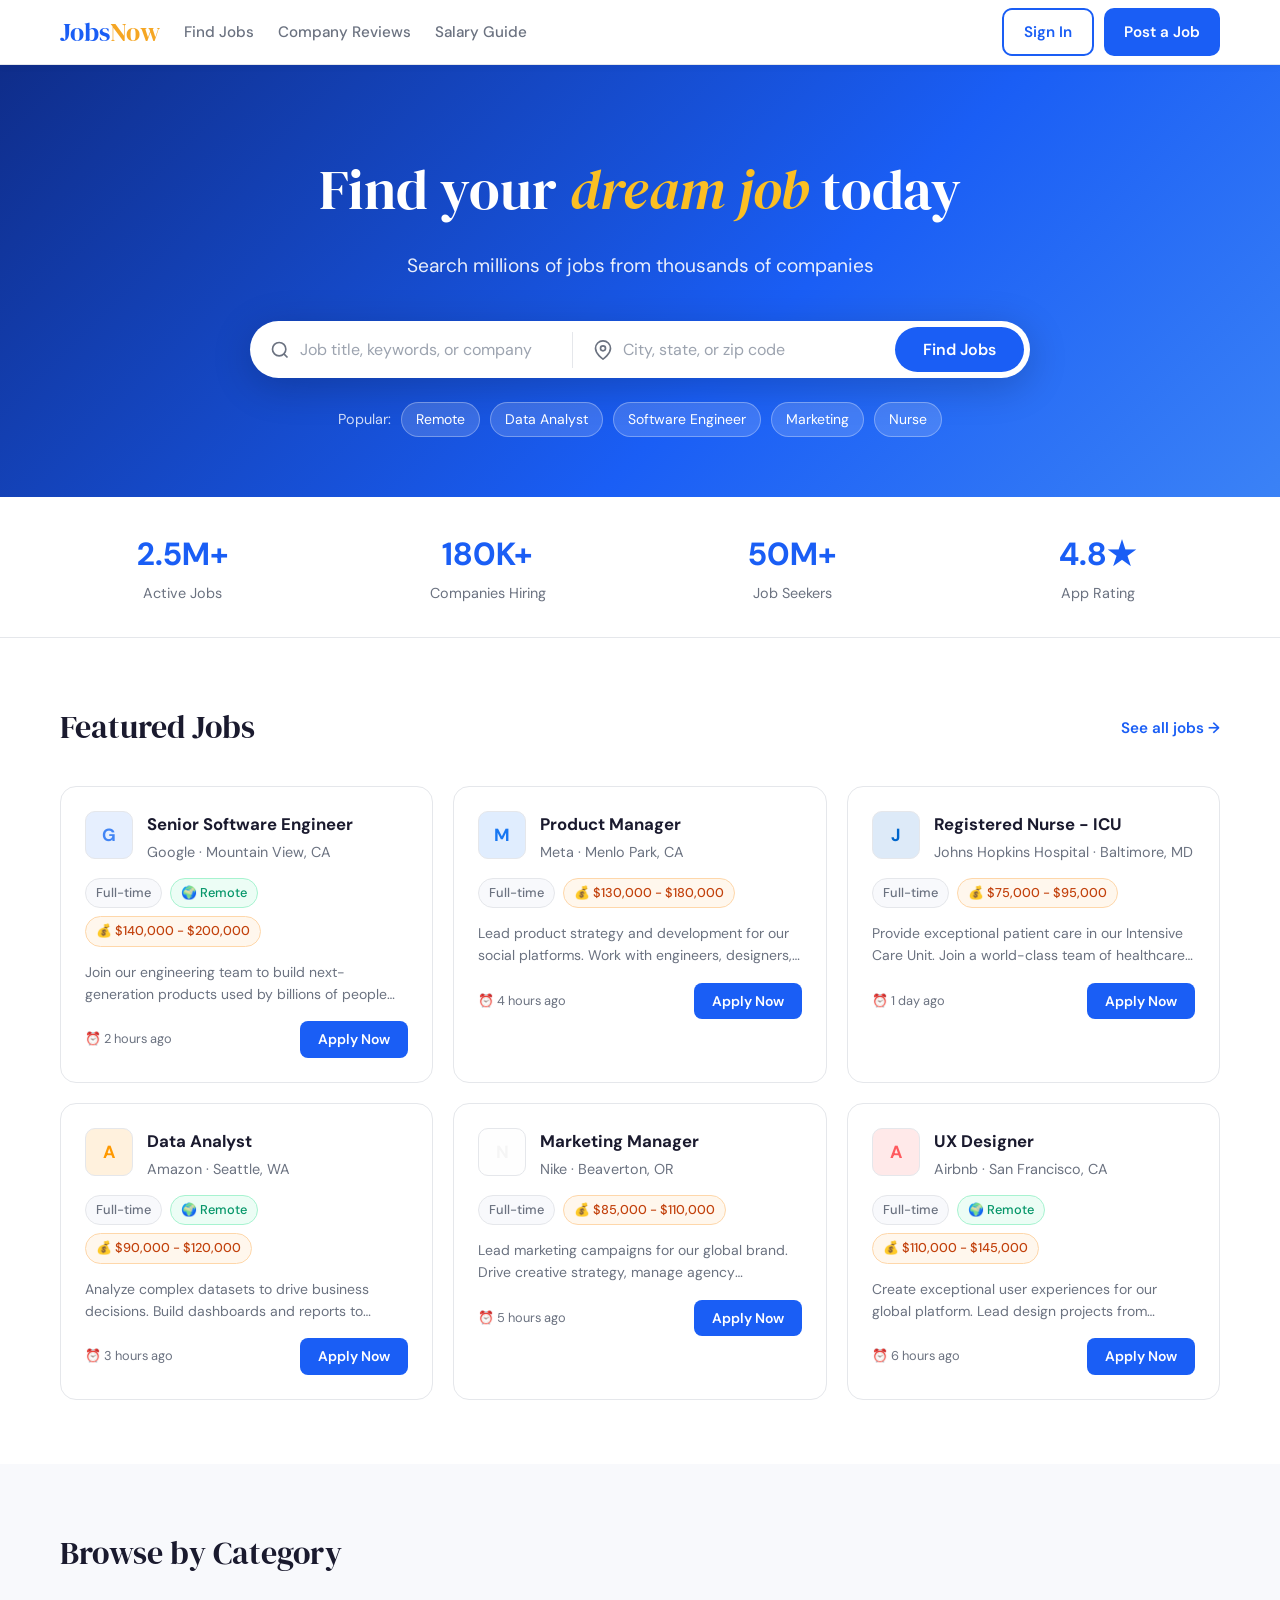
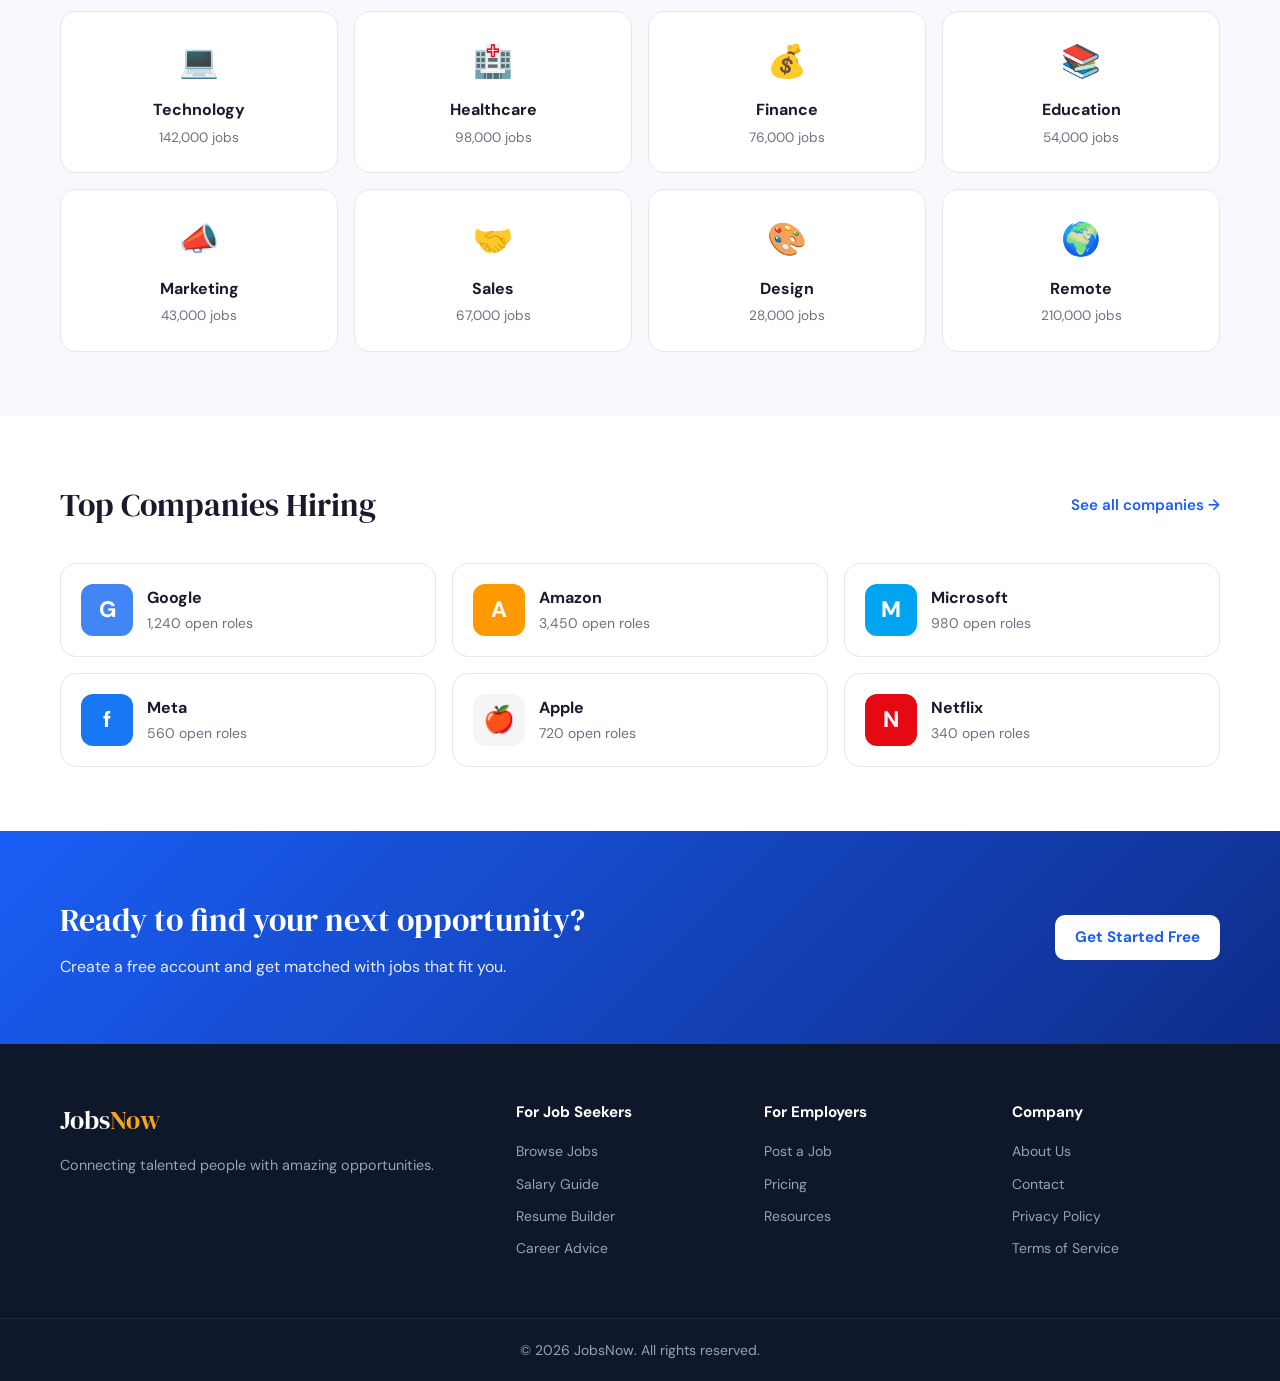
<file: index.html>
<!DOCTYPE html>
<html lang="en">
<head>
  <meta charset="UTF-8" />
  <meta name="viewport" content="width=device-width, initial-scale=1.0"/>
  <title>JobsNow — Find Your Next Job</title>
  <link rel="stylesheet" href="style.css"/>
  <link href="https://fonts.googleapis.com/css2?family=DM+Sans:wght@400;500;600;700&family=DM+Serif+Display&display=swap" rel="stylesheet"/>
</head>
<body>

<!-- HEADER -->
<header class="header">
  <div class="container header-inner">
    <a href="index.html" class="logo">Jobs<span>Now</span></a>
    <nav class="nav">
      <a href="index.html">Find Jobs</a>
      <a href="company-reviews.html">Company Reviews</a>
      <a href="salary.html">Salary Guide</a>
    </nav>
    <div class="header-actions">
      <a href="signin.html" class="btn btn-outline">Sign In</a>
      <a href="register.html" class="btn btn-primary">Post a Job</a>
    </div>
  </div>
</header>

<!-- HERO -->
<section class="hero">
  <div class="container">
    <h1>Find your <em>dream job</em> today</h1>
    <p class="hero-sub">Search millions of jobs from thousands of companies</p>

    <form class="search-box" action="jobs.html" method="get">
      <div class="search-field">
        <svg viewBox="0 0 24 24" fill="none" stroke="currentColor" stroke-width="2"><circle cx="11" cy="11" r="8"/><path d="m21 21-4.35-4.35"/></svg>
        <input type="text" name="q" placeholder="Job title, keywords, or company" />
      </div>
      <div class="search-divider"></div>
      <div class="search-field">
        <svg viewBox="0 0 24 24" fill="none" stroke="currentColor" stroke-width="2"><path d="M21 10c0 7-9 13-9 13s-9-6-9-13a9 9 0 0 1 18 0z"/><circle cx="12" cy="10" r="3"/></svg>
        <input type="text" name="loc" placeholder="City, state, or zip code" />
      </div>
      <button type="submit" class="btn btn-search">Find Jobs</button>
    </form>

    <div class="popular-searches">
      <span>Popular:</span>
      <a href="jobs.html?q=remote">Remote</a>
      <a href="jobs.html?q=data+analyst">Data Analyst</a>
      <a href="jobs.html?q=software+engineer">Software Engineer</a>
      <a href="jobs.html?q=marketing">Marketing</a>
      <a href="jobs.html?q=nurse">Nurse</a>
    </div>
  </div>
</section>

<!-- STATS -->
<section class="stats">
  <div class="container stats-grid">
    <div class="stat-item">
      <strong>2.5M+</strong>
      <span>Active Jobs</span>
    </div>
    <div class="stat-item">
      <strong>180K+</strong>
      <span>Companies Hiring</span>
    </div>
    <div class="stat-item">
      <strong>50M+</strong>
      <span>Job Seekers</span>
    </div>
    <div class="stat-item">
      <strong>4.8★</strong>
      <span>App Rating</span>
    </div>
  </div>
</section>

<!-- FEATURED JOBS -->
<section class="section">
  <div class="container">
    <div class="section-header">
      <h2>Featured Jobs</h2>
      <a href="jobs.html" class="see-all">See all jobs →</a>
    </div>
    <div class="jobs-grid" id="featuredJobs"></div>
  </div>
</section>

<!-- CATEGORIES -->
<section class="section bg-light">
  <div class="container">
    <h2 class="section-title">Browse by Category</h2>
    <div class="categories-grid">
      <a href="jobs.html?cat=technology" class="category-card">
        <div class="cat-icon">💻</div>
        <div class="cat-name">Technology</div>
        <div class="cat-count">142,000 jobs</div>
      </a>
      <a href="jobs.html?cat=healthcare" class="category-card">
        <div class="cat-icon">🏥</div>
        <div class="cat-name">Healthcare</div>
        <div class="cat-count">98,000 jobs</div>
      </a>
      <a href="jobs.html?cat=finance" class="category-card">
        <div class="cat-icon">💰</div>
        <div class="cat-name">Finance</div>
        <div class="cat-count">76,000 jobs</div>
      </a>
      <a href="jobs.html?cat=education" class="category-card">
        <div class="cat-icon">📚</div>
        <div class="cat-name">Education</div>
        <div class="cat-count">54,000 jobs</div>
      </a>
      <a href="jobs.html?cat=marketing" class="category-card">
        <div class="cat-icon">📣</div>
        <div class="cat-name">Marketing</div>
        <div class="cat-count">43,000 jobs</div>
      </a>
      <a href="jobs.html?cat=sales" class="category-card">
        <div class="cat-icon">🤝</div>
        <div class="cat-name">Sales</div>
        <div class="cat-count">67,000 jobs</div>
      </a>
      <a href="jobs.html?cat=design" class="category-card">
        <div class="cat-icon">🎨</div>
        <div class="cat-name">Design</div>
        <div class="cat-count">28,000 jobs</div>
      </a>
      <a href="jobs.html?cat=remote" class="category-card">
        <div class="cat-icon">🌍</div>
        <div class="cat-name">Remote</div>
        <div class="cat-count">210,000 jobs</div>
      </a>
    </div>
  </div>
</section>

<!-- TOP COMPANIES -->
<section class="section">
  <div class="container">
    <div class="section-header">
      <h2>Top Companies Hiring</h2>
      <a href="companies.html" class="see-all">See all companies →</a>
    </div>
    <div class="companies-grid">
      <a href="company.html?name=google" class="company-card">
        <div class="company-logo">G</div>
        <div class="company-info">
          <strong>Google</strong>
          <span>1,240 open roles</span>
        </div>
      </a>
      <a href="company.html?name=amazon" class="company-card">
        <div class="company-logo amazon">A</div>
        <div class="company-info">
          <strong>Amazon</strong>
          <span>3,450 open roles</span>
        </div>
      </a>
      <a href="company.html?name=microsoft" class="company-card">
        <div class="company-logo ms">M</div>
        <div class="company-info">
          <strong>Microsoft</strong>
          <span>980 open roles</span>
        </div>
      </a>
      <a href="company.html?name=meta" class="company-card">
        <div class="company-logo meta">f</div>
        <div class="company-info">
          <strong>Meta</strong>
          <span>560 open roles</span>
        </div>
      </a>
      <a href="company.html?name=apple" class="company-card">
        <div class="company-logo apple">🍎</div>
        <div class="company-info">
          <strong>Apple</strong>
          <span>720 open roles</span>
        </div>
      </a>
      <a href="company.html?name=netflix" class="company-card">
        <div class="company-logo netflix">N</div>
        <div class="company-info">
          <strong>Netflix</strong>
          <span>340 open roles</span>
        </div>
      </a>
    </div>
  </div>
</section>

<!-- CTA -->
<section class="cta-section">
  <div class="container cta-inner">
    <div>
      <h2>Ready to find your next opportunity?</h2>
      <p>Create a free account and get matched with jobs that fit you.</p>
    </div>
    <a href="register.html" class="btn btn-white">Get Started Free</a>
  </div>
</section>

<!-- FOOTER -->
<footer class="footer">
  <div class="container footer-grid">
    <div class="footer-brand">
      <a href="index.html" class="logo">Jobs<span>Now</span></a>
      <p>Connecting talented people with amazing opportunities.</p>
    </div>
    <div class="footer-links">
      <h4>For Job Seekers</h4>
      <a href="jobs.html">Browse Jobs</a>
      <a href="salary.html">Salary Guide</a>
      <a href="resume.html">Resume Builder</a>
      <a href="career-advice.html">Career Advice</a>
    </div>
    <div class="footer-links">
      <h4>For Employers</h4>
      <a href="post-job.html">Post a Job</a>
      <a href="pricing.html">Pricing</a>
      <a href="employer-resources.html">Resources</a>
    </div>
    <div class="footer-links">
      <h4>Company</h4>
      <a href="about.html">About Us</a>
      <a href="contact.html">Contact</a>
      <a href="privacy.html">Privacy Policy</a>
      <a href="terms.html">Terms of Service</a>
    </div>
  </div>
  <div class="footer-bottom">
    <p>© 2026 JobsNow. All rights reserved.</p>
  </div>
</footer>

<script src="app.js"></script>
</body>
</html>
</file>
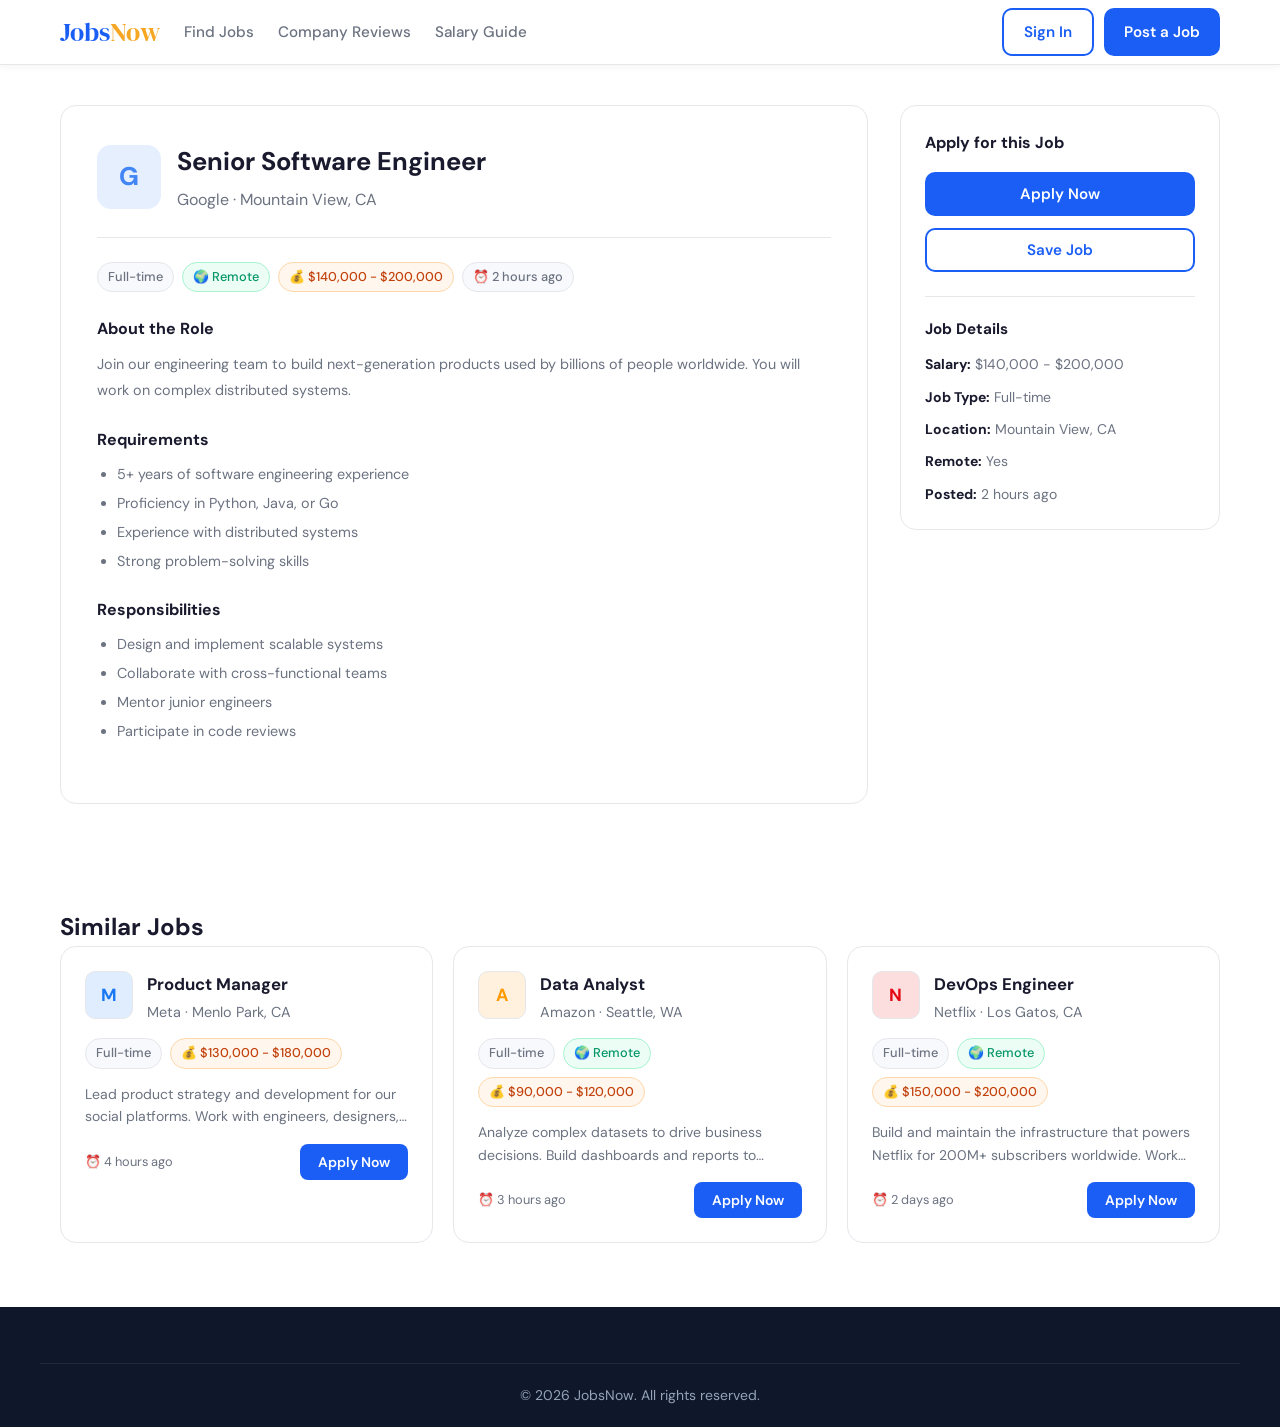
<file: job-detail.html>
<!DOCTYPE html>
<html lang="en">
<head>
  <meta charset="UTF-8"/>
  <meta name="viewport" content="width=device-width, initial-scale=1.0"/>
  <title>Job Detail — JobsNow</title>
  <link rel="stylesheet" href="style.css"/>
  <link href="https://fonts.googleapis.com/css2?family=DM+Sans:wght@400;500;600;700&family=DM+Serif+Display&display=swap" rel="stylesheet"/>
</head>
<body>

<header class="header">
  <div class="container header-inner">
    <a href="index.html" class="logo">Jobs<span>Now</span></a>
    <nav class="nav">
      <a href="jobs.html">Find Jobs</a>
      <a href="company-reviews.html">Company Reviews</a>
      <a href="salary.html">Salary Guide</a>
    </nav>
    <div class="header-actions">
      <a href="signin.html" class="btn btn-outline">Sign In</a>
      <a href="register.html" class="btn btn-primary">Post a Job</a>
    </div>
  </div>
</header>

<div class="job-detail-page container" id="jobDetailContent">
  <!-- Filled by JS -->
</div>

<!-- SIMILAR JOBS -->
<section class="section">
  <div class="container">
    <h2>Similar Jobs</h2>
    <div class="jobs-grid" id="similarJobs"></div>
  </div>
</section>

<footer class="footer">
  <div class="container footer-bottom">
    <p>© 2026 JobsNow. All rights reserved.</p>
  </div>
</footer>

<script src="app.js"></script>
<script>
  const params = new URLSearchParams(window.location.search);
  const jobId = parseInt(params.get('id') || '0');
  renderJobDetail(jobId);
  renderSimilarJobs(jobId);
</script>
</body>
</html>
</file>
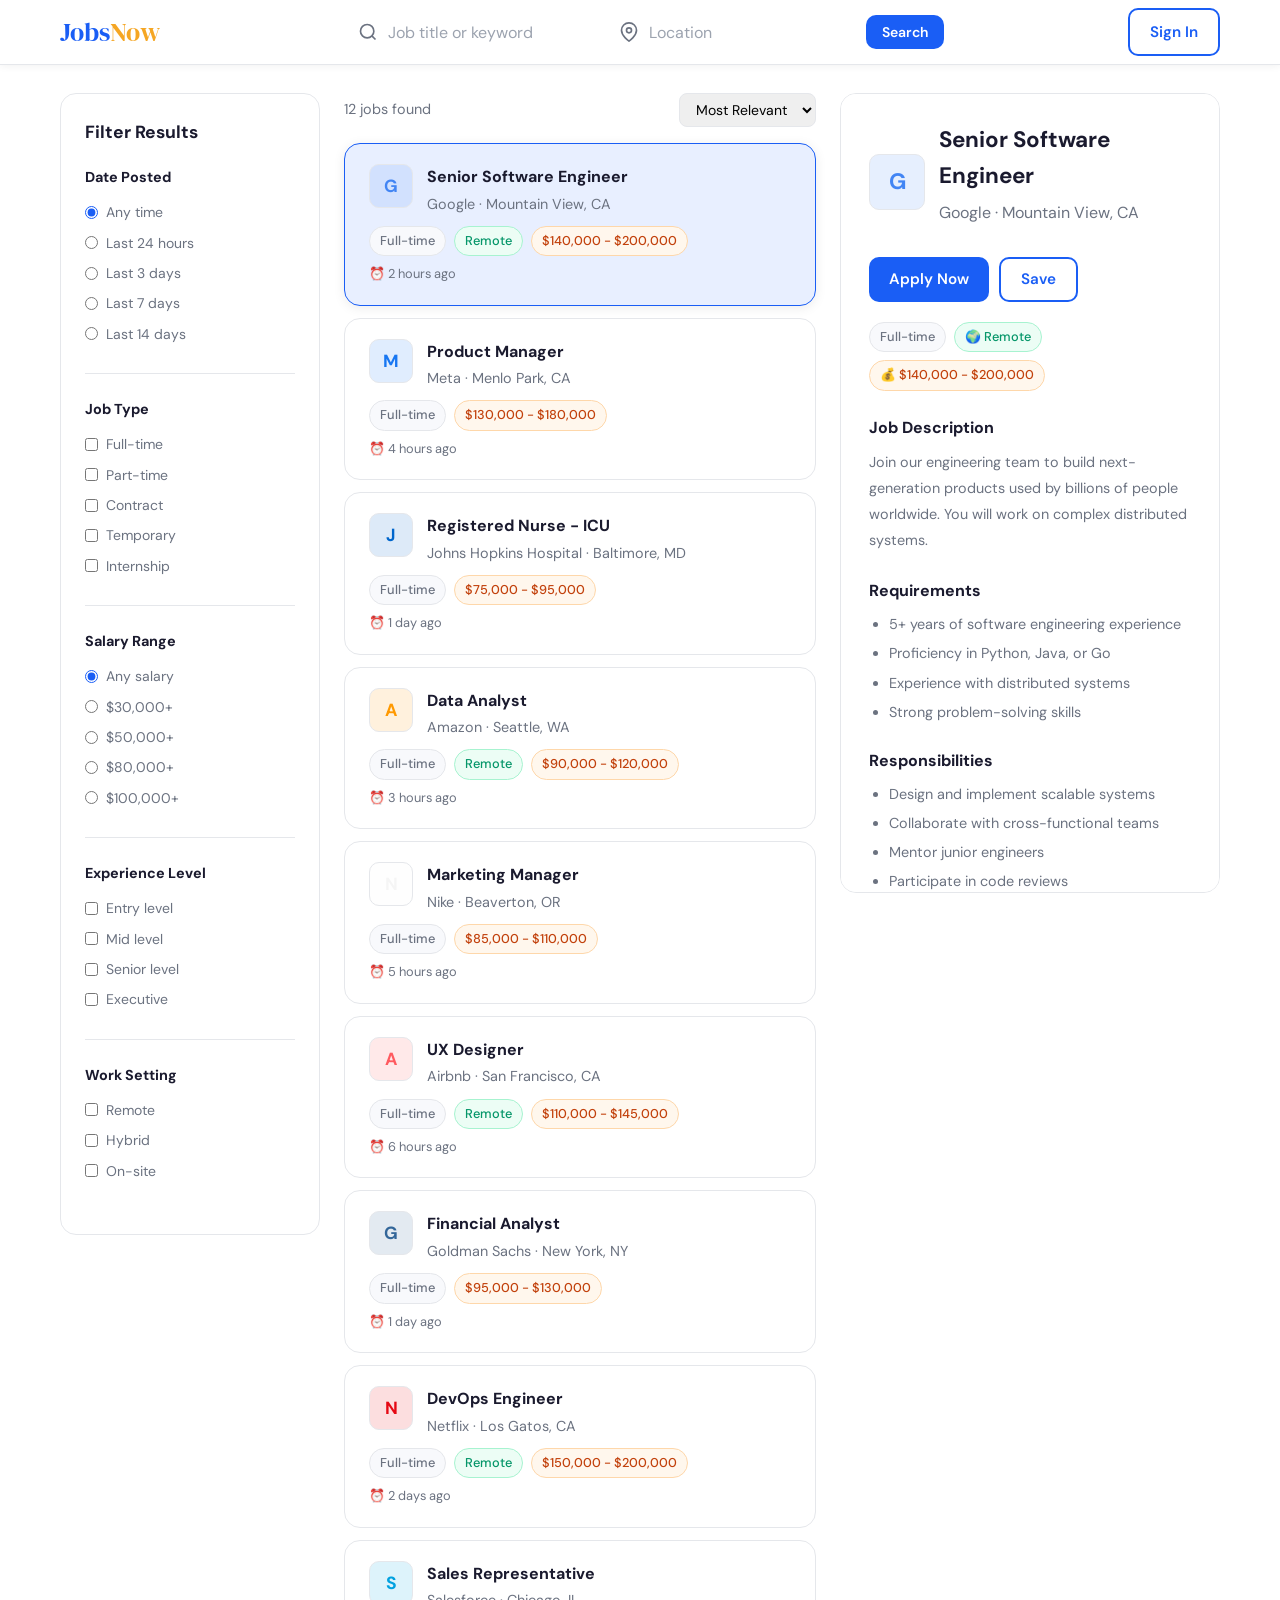
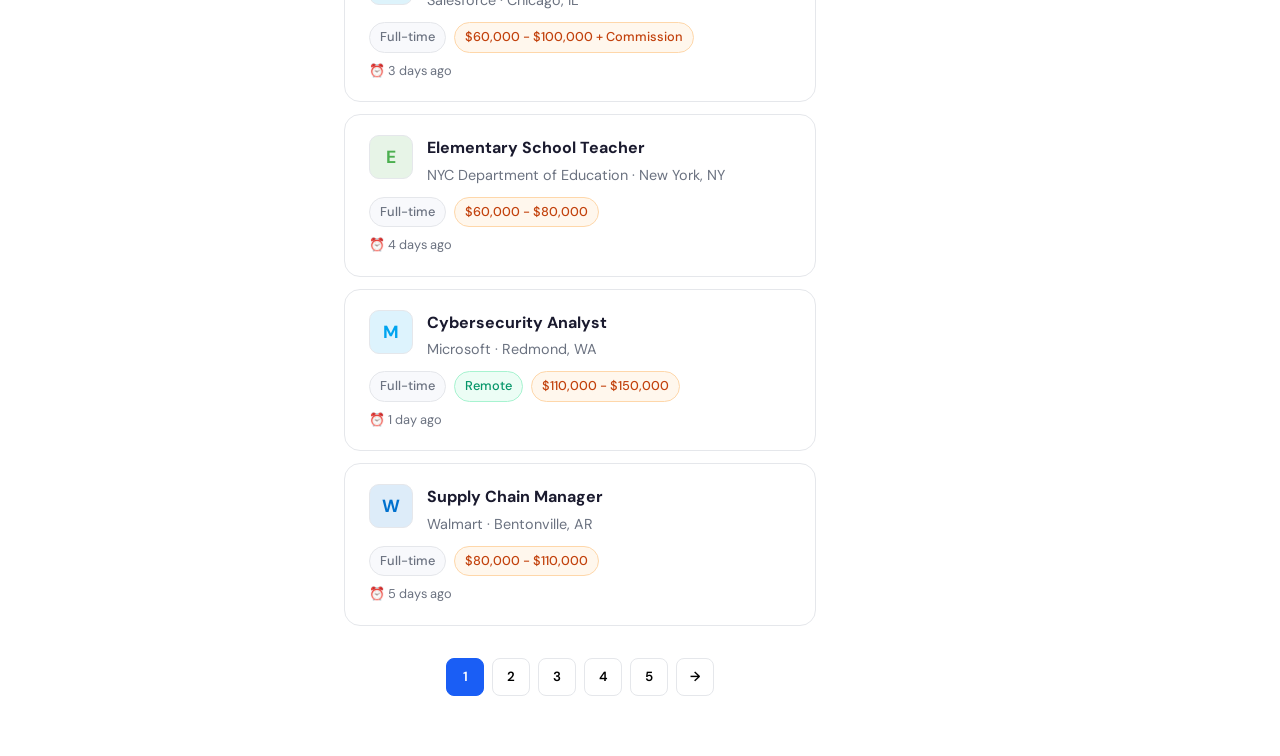
<file: jobs.html>
<!DOCTYPE html>
<html lang="en">
<head>
  <meta charset="UTF-8"/>
  <meta name="viewport" content="width=device-width, initial-scale=1.0"/>
  <title>Search Jobs — JobsNow</title>
  <link rel="stylesheet" href="style.css"/>
  <link href="https://fonts.googleapis.com/css2?family=DM+Sans:wght@400;500;600;700&family=DM+Serif+Display&display=swap" rel="stylesheet"/>
</head>
<body>

<header class="header">
  <div class="container header-inner">
    <a href="index.html" class="logo">Jobs<span>Now</span></a>
    <form class="header-search" action="jobs.html" method="get">
      <div class="search-field small">
        <svg viewBox="0 0 24 24" fill="none" stroke="currentColor" stroke-width="2"><circle cx="11" cy="11" r="8"/><path d="m21 21-4.35-4.35"/></svg>
        <input type="text" name="q" id="headerQ" placeholder="Job title or keyword"/>
      </div>
      <div class="search-field small">
        <svg viewBox="0 0 24 24" fill="none" stroke="currentColor" stroke-width="2"><path d="M21 10c0 7-9 13-9 13s-9-6-9-13a9 9 0 0 1 18 0z"/><circle cx="12" cy="10" r="3"/></svg>
        <input type="text" name="loc" id="headerLoc" placeholder="Location"/>
      </div>
      <button type="submit" class="btn btn-primary btn-sm">Search</button>
    </form>
    <div class="header-actions">
      <a href="signin.html" class="btn btn-outline">Sign In</a>
    </div>
  </div>
</header>

<div class="jobs-page container">

  <!-- FILTERS SIDEBAR -->
  <aside class="filters-sidebar">
    <h3>Filter Results</h3>

    <div class="filter-group">
      <h4>Date Posted</h4>
      <label><input type="radio" name="date" value="any" checked/> Any time</label>
      <label><input type="radio" name="date" value="1"/> Last 24 hours</label>
      <label><input type="radio" name="date" value="3"/> Last 3 days</label>
      <label><input type="radio" name="date" value="7"/> Last 7 days</label>
      <label><input type="radio" name="date" value="14"/> Last 14 days</label>
    </div>

    <div class="filter-group">
      <h4>Job Type</h4>
      <label><input type="checkbox" value="fulltime"/> Full-time</label>
      <label><input type="checkbox" value="parttime"/> Part-time</label>
      <label><input type="checkbox" value="contract"/> Contract</label>
      <label><input type="checkbox" value="temporary"/> Temporary</label>
      <label><input type="checkbox" value="internship"/> Internship</label>
    </div>

    <div class="filter-group">
      <h4>Salary Range</h4>
      <label><input type="radio" name="salary" value="any" checked/> Any salary</label>
      <label><input type="radio" name="salary" value="30k"/> $30,000+</label>
      <label><input type="radio" name="salary" value="50k"/> $50,000+</label>
      <label><input type="radio" name="salary" value="80k"/> $80,000+</label>
      <label><input type="radio" name="salary" value="100k"/> $100,000+</label>
    </div>

    <div class="filter-group">
      <h4>Experience Level</h4>
      <label><input type="checkbox" value="entry"/> Entry level</label>
      <label><input type="checkbox" value="mid"/> Mid level</label>
      <label><input type="checkbox" value="senior"/> Senior level</label>
      <label><input type="checkbox" value="executive"/> Executive</label>
    </div>

    <div class="filter-group">
      <h4>Work Setting</h4>
      <label><input type="checkbox" value="remote"/> Remote</label>
      <label><input type="checkbox" value="hybrid"/> Hybrid</label>
      <label><input type="checkbox" value="onsite"/> On-site</label>
    </div>
  </aside>

  <!-- JOB RESULTS -->
  <main class="jobs-results">
    <div class="results-header">
      <p id="resultsCount">Loading jobs...</p>
      <select class="sort-select" id="sortSelect">
        <option value="relevance">Most Relevant</option>
        <option value="date">Date Posted</option>
        <option value="salary">Salary</option>
      </select>
    </div>

    <div id="jobsList" class="jobs-list"></div>

    <div class="pagination" id="pagination"></div>
  </main>

  <!-- JOB DETAIL PANEL -->
  <aside class="job-detail-panel" id="jobDetailPanel">
    <div class="job-detail-placeholder">
      <svg viewBox="0 0 24 24" fill="none" stroke="currentColor" stroke-width="1.5" width="48" height="48"><rect x="2" y="7" width="20" height="14" rx="2"/><path d="M16 7V5a2 2 0 0 0-2-2h-4a2 2 0 0 0-2 2v2"/></svg>
      <p>Select a job to see details</p>
    </div>
  </aside>

</div>

<script src="app.js"></script>
<script>
  // Pre-fill search from URL params
  const params = new URLSearchParams(window.location.search);
  if (params.get('q')) document.getElementById('headerQ').value = params.get('q');
  if (params.get('loc')) document.getElementById('headerLoc').value = params.get('loc');
  renderJobsList(params.get('q') || '', params.get('loc') || '');
</script>
</body>
</html>
</file>
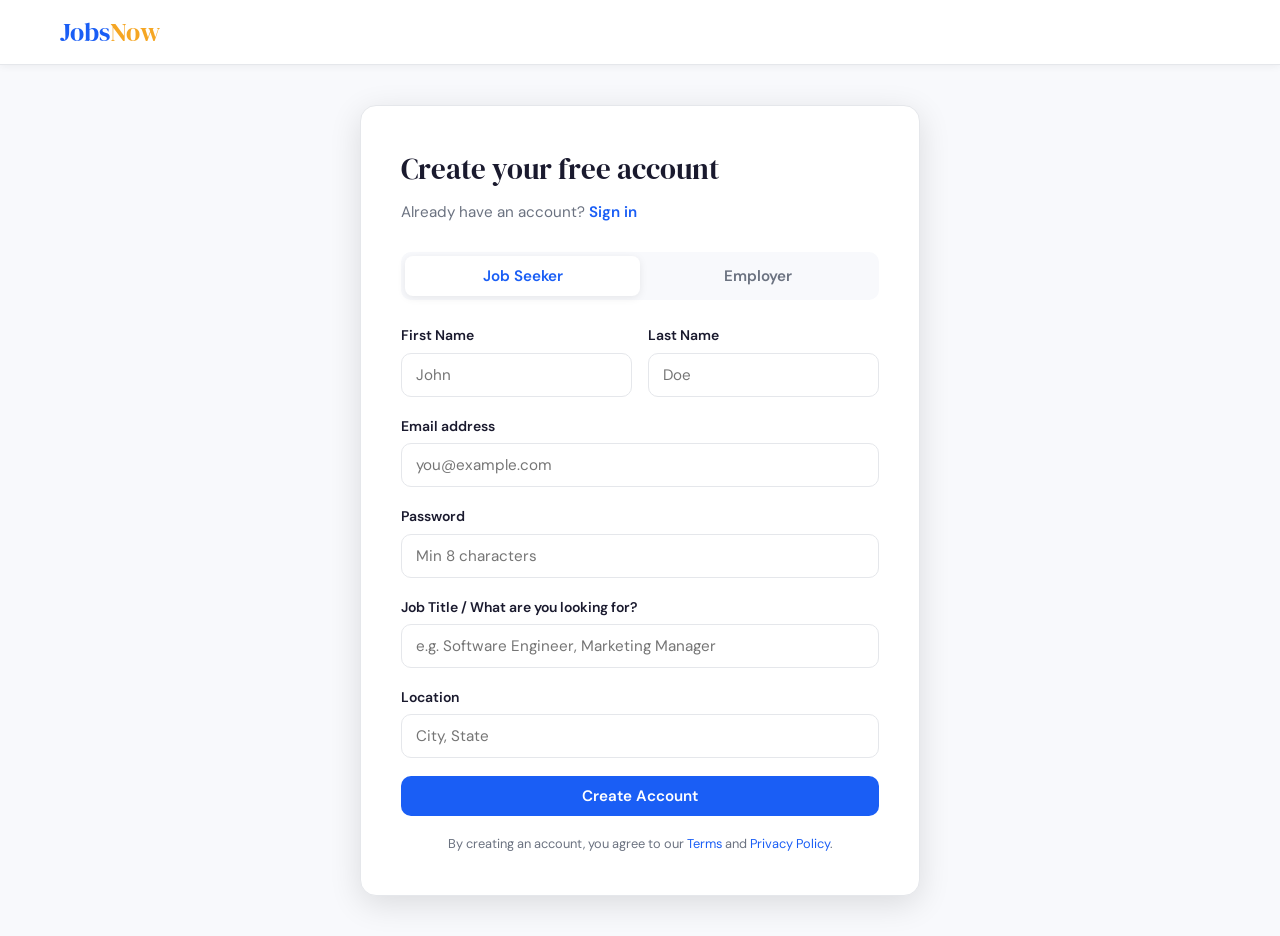
<file: register.html>
<!DOCTYPE html>
<html lang="en">
<head>
  <meta charset="UTF-8"/>
  <meta name="viewport" content="width=device-width, initial-scale=1.0"/>
  <title>Create Account — JobsNow</title>
  <link rel="stylesheet" href="style.css"/>
  <link href="https://fonts.googleapis.com/css2?family=DM+Sans:wght@400;500;600;700&family=DM+Serif+Display&display=swap" rel="stylesheet"/>
</head>
<body>
<header class="header">
  <div class="container header-inner">
    <a href="index.html" class="logo">Jobs<span>Now</span></a>
  </div>
</header>

<div class="auth-page">
  <div class="auth-card wide">
    <h2>Create your free account</h2>
    <p class="auth-sub">Already have an account? <a href="signin.html">Sign in</a></p>

    <div class="account-type-tabs">
      <button class="tab-btn active" onclick="switchTab('seeker', this)">Job Seeker</button>
      <button class="tab-btn" onclick="switchTab('employer', this)">Employer</button>
    </div>

    <form class="auth-form" id="seekerForm" onsubmit="return false;">
      <div class="form-row">
        <div class="form-group">
          <label>First Name</label>
          <input type="text" placeholder="John"/>
        </div>
        <div class="form-group">
          <label>Last Name</label>
          <input type="text" placeholder="Doe"/>
        </div>
      </div>
      <div class="form-group">
        <label>Email address</label>
        <input type="email" placeholder="you@example.com"/>
      </div>
      <div class="form-group">
        <label>Password</label>
        <input type="password" placeholder="Min 8 characters"/>
      </div>
      <div class="form-group">
        <label>Job Title / What are you looking for?</label>
        <input type="text" placeholder="e.g. Software Engineer, Marketing Manager"/>
      </div>
      <div class="form-group">
        <label>Location</label>
        <input type="text" placeholder="City, State"/>
      </div>
      <button class="btn btn-primary btn-full">Create Account</button>
      <p class="terms-text">By creating an account, you agree to our <a href="terms.html">Terms</a> and <a href="privacy.html">Privacy Policy</a>.</p>
    </form>

    <form class="auth-form hidden" id="employerForm" onsubmit="return false;">
      <div class="form-group">
        <label>Company Name</label>
        <input type="text" placeholder="Acme Corp"/>
      </div>
      <div class="form-group">
        <label>Work Email</label>
        <input type="email" placeholder="hr@company.com"/>
      </div>
      <div class="form-group">
        <label>Password</label>
        <input type="password" placeholder="Min 8 characters"/>
      </div>
      <div class="form-group">
        <label>Company Size</label>
        <select>
          <option>1–10 employees</option>
          <option>11–50 employees</option>
          <option>51–200 employees</option>
          <option>201–1000 employees</option>
          <option>1000+ employees</option>
        </select>
      </div>
      <button class="btn btn-primary btn-full">Create Employer Account</button>
    </form>
  </div>
</div>

<script src="app.js"></script>
<script>
function switchTab(type, el) {
  document.querySelectorAll('.tab-btn').forEach(b => b.classList.remove('active'));
  el.classList.add('active');
  document.getElementById('seekerForm').classList.toggle('hidden', type !== 'seeker');
  document.getElementById('employerForm').classList.toggle('hidden', type !== 'employer');
}
</script>
</body>
</html>
</file>
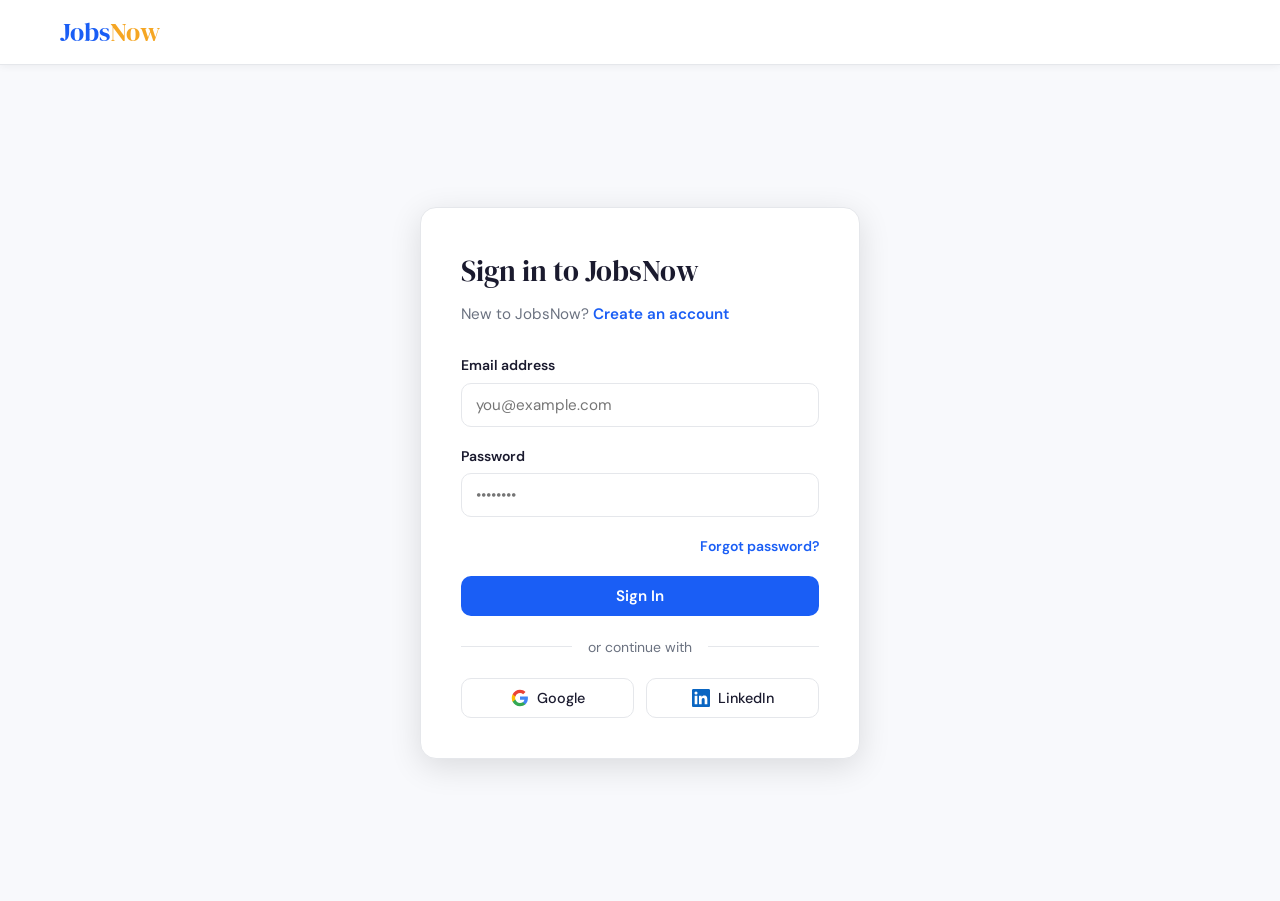
<file: signin.html>
<!DOCTYPE html>
<html lang="en">
<head>
  <meta charset="UTF-8"/>
  <meta name="viewport" content="width=device-width, initial-scale=1.0"/>
  <title>Sign In — JobsNow</title>
  <link rel="stylesheet" href="style.css"/>
  <link href="https://fonts.googleapis.com/css2?family=DM+Sans:wght@400;500;600;700&family=DM+Serif+Display&display=swap" rel="stylesheet"/>
</head>
<body>
<header class="header">
  <div class="container header-inner">
    <a href="index.html" class="logo">Jobs<span>Now</span></a>
  </div>
</header>

<div class="auth-page">
  <div class="auth-card">
    <h2>Sign in to JobsNow</h2>
    <p class="auth-sub">New to JobsNow? <a href="register.html">Create an account</a></p>

    <form class="auth-form" onsubmit="return false;">
      <div class="form-group">
        <label>Email address</label>
        <input type="email" placeholder="you@example.com"/>
      </div>
      <div class="form-group">
        <label>Password</label>
        <input type="password" placeholder="••••••••"/>
      </div>
      <a href="#" class="forgot-link">Forgot password?</a>
      <button class="btn btn-primary btn-full">Sign In</button>
    </form>

    <div class="auth-divider"><span>or continue with</span></div>

    <div class="social-buttons">
      <button class="btn btn-social">
        <svg viewBox="0 0 24 24" width="18" height="18"><path fill="#4285F4" d="M22.56 12.25c0-.78-.07-1.53-.2-2.25H12v4.26h5.92c-.26 1.37-1.04 2.53-2.21 3.31v2.77h3.57c2.08-1.92 3.28-4.74 3.28-8.09z"/><path fill="#34A853" d="M12 23c2.97 0 5.46-.98 7.28-2.66l-3.57-2.77c-.98.66-2.23 1.06-3.71 1.06-2.86 0-5.29-1.93-6.16-4.53H2.18v2.84C3.99 20.53 7.7 23 12 23z"/><path fill="#FBBC05" d="M5.84 14.09c-.22-.66-.35-1.36-.35-2.09s.13-1.43.35-2.09V7.07H2.18C1.43 8.55 1 10.22 1 12s.43 3.45 1.18 4.93l2.85-2.22.81-.62z"/><path fill="#EA4335" d="M12 5.38c1.62 0 3.06.56 4.21 1.64l3.15-3.15C17.45 2.09 14.97 1 12 1 7.7 1 3.99 3.47 2.18 7.07l3.66 2.84c.87-2.6 3.3-4.53 6.16-4.53z"/></svg>
        Google
      </button>
      <button class="btn btn-social">
        <svg viewBox="0 0 24 24" width="18" height="18" fill="#0A66C2"><path d="M20.447 20.452h-3.554v-5.569c0-1.328-.027-3.037-1.852-3.037-1.853 0-2.136 1.445-2.136 2.939v5.667H9.351V9h3.414v1.561h.046c.477-.9 1.637-1.85 3.37-1.85 3.601 0 4.267 2.37 4.267 5.455v6.286zM5.337 7.433a2.062 2.062 0 0 1-2.063-2.065 2.064 2.064 0 1 1 2.063 2.065zm1.782 13.019H3.555V9h3.564v11.452zM22.225 0H1.771C.792 0 0 .774 0 1.729v20.542C0 23.227.792 24 1.771 24h20.451C23.2 24 24 23.227 24 22.271V1.729C24 .774 23.2 0 22.222 0h.003z"/></svg>
        LinkedIn
      </button>
    </div>
  </div>
</div>

<script src="app.js"></script>
</body>
</html>
</file>
<file: style.css>
/* ===== VARIABLES ===== */
:root {
  --primary: #1a5ef5;
  --primary-dark: #1449d4;
  --primary-light: #e8efff;
  --accent: #f5a623;
  --text: #1a1a2e;
  --text-muted: #6b7280;
  --border: #e5e7eb;
  --bg: #ffffff;
  --bg-light: #f8f9fc;
  --shadow: 0 2px 12px rgba(0,0,0,0.08);
  --shadow-lg: 0 8px 32px rgba(0,0,0,0.12);
  --radius: 10px;
  --radius-lg: 16px;
}

/* ===== RESET ===== */
*, *::before, *::after { box-sizing: border-box; margin: 0; padding: 0; }
body { font-family: 'DM Sans', sans-serif; color: var(--text); background: var(--bg); line-height: 1.6; }
a { color: inherit; text-decoration: none; }
img { max-width: 100%; }

/* ===== UTILS ===== */
.container { max-width: 1200px; margin: 0 auto; padding: 0 20px; }
.hidden { display: none !important; }
.bg-light { background: var(--bg-light); }

/* ===== HEADER ===== */
.header {
  position: sticky; top: 0; z-index: 100;
  background: #fff; border-bottom: 1px solid var(--border);
  box-shadow: 0 1px 8px rgba(0,0,0,0.06);
}
.header-inner {
  display: flex; align-items: center; gap: 24px;
  height: 64px;
}
.logo {
  font-family: 'DM Serif Display', serif;
  font-size: 1.6rem; font-weight: 400;
  color: var(--primary); white-space: nowrap;
}
.logo span { color: var(--accent); }
.nav { display: flex; gap: 24px; margin-right: auto; }
.nav a { font-size: 0.95rem; color: var(--text-muted); font-weight: 500; transition: color 0.2s; }
.nav a:hover { color: var(--primary); }
.header-actions { display: flex; gap: 10px; }
.header-search { display: flex; align-items: center; gap: 8px; flex: 1; max-width: 600px; margin: 0 auto; }

/* ===== BUTTONS ===== */
.btn {
  display: inline-flex; align-items: center; justify-content: center; gap: 8px;
  padding: 10px 20px; border-radius: var(--radius);
  font-family: 'DM Sans', sans-serif; font-size: 0.95rem; font-weight: 600;
  cursor: pointer; border: none; transition: all 0.2s; white-space: nowrap;
}
.btn-primary { background: var(--primary); color: #fff; }
.btn-primary:hover { background: var(--primary-dark); transform: translateY(-1px); }
.btn-outline { background: transparent; color: var(--primary); border: 2px solid var(--primary); }
.btn-outline:hover { background: var(--primary-light); }
.btn-white { background: #fff; color: var(--primary); font-weight: 700; }
.btn-white:hover { background: #f0f4ff; }
.btn-search { background: var(--primary); color: #fff; padding: 12px 28px; border-radius: var(--radius); font-size: 1rem; font-weight: 600; border: none; cursor: pointer; white-space: nowrap; }
.btn-search:hover { background: var(--primary-dark); }
.btn-sm { padding: 8px 16px; font-size: 0.875rem; }
.btn-full { width: 100%; }
.btn-social {
  flex: 1; background: #fff; border: 1.5px solid var(--border);
  color: var(--text); font-size: 0.9rem; font-weight: 500;
  padding: 10px; border-radius: var(--radius); cursor: pointer;
  display: flex; align-items: center; justify-content: center; gap: 8px;
  transition: all 0.2s;
}
.btn-social:hover { border-color: var(--primary); background: var(--primary-light); }

/* ===== HERO ===== */
.hero {
  background: linear-gradient(135deg, #0f2d8a 0%, #1a5ef5 60%, #3b82f6 100%);
  padding: 80px 0 60px; color: #fff; text-align: center;
}
.hero h1 {
  font-family: 'DM Serif Display', serif;
  font-size: clamp(2rem, 5vw, 3.5rem); font-weight: 400; margin-bottom: 16px;
}
.hero h1 em { font-style: italic; color: #fbbf24; }
.hero-sub { font-size: 1.2rem; opacity: 0.9; margin-bottom: 40px; }

.search-box {
  display: flex; align-items: center;
  background: #fff; border-radius: 50px;
  box-shadow: 0 8px 40px rgba(0,0,0,0.2);
  max-width: 780px; margin: 0 auto 24px; overflow: hidden; padding: 6px 6px 6px 0;
}
.search-field {
  display: flex; align-items: center; gap: 10px;
  padding: 10px 20px; flex: 1;
}
.search-field svg { width: 20px; height: 20px; color: var(--text-muted); flex-shrink: 0; }
.search-field input {
  border: none; outline: none; font-family: 'DM Sans', sans-serif;
  font-size: 1rem; color: var(--text); width: 100%; background: transparent;
}
.search-field input::placeholder { color: #9ca3af; }
.search-field.small { padding: 8px 14px; }
.search-divider { width: 1px; height: 36px; background: var(--border); flex-shrink: 0; }
.search-box .btn-search { border-radius: 44px; margin: 0; }

.popular-searches { display: flex; align-items: center; gap: 10px; justify-content: center; flex-wrap: wrap; }
.popular-searches span { font-size: 0.9rem; opacity: 0.8; }
.popular-searches a {
  background: rgba(255,255,255,0.15); color: #fff;
  padding: 5px 14px; border-radius: 20px; font-size: 0.875rem;
  transition: background 0.2s; border: 1px solid rgba(255,255,255,0.3);
}
.popular-searches a:hover { background: rgba(255,255,255,0.25); }

/* ===== STATS ===== */
.stats { background: #fff; border-bottom: 1px solid var(--border); }
.stats-grid {
  display: grid; grid-template-columns: repeat(4, 1fr);
  padding: 32px 0; gap: 20px;
}
.stat-item { text-align: center; }
.stat-item strong { display: block; font-size: 2rem; font-weight: 700; color: var(--primary); }
.stat-item span { font-size: 0.9rem; color: var(--text-muted); }

/* ===== SECTIONS ===== */
.section { padding: 64px 0; }
.section-header { display: flex; align-items: center; justify-content: space-between; margin-bottom: 32px; }
.section-header h2, .section-title {
  font-family: 'DM Serif Display', serif;
  font-size: 2rem; font-weight: 400;
}
.section-title { margin-bottom: 32px; }
.see-all { color: var(--primary); font-weight: 600; font-size: 0.95rem; }
.see-all:hover { text-decoration: underline; }

/* ===== JOB CARDS ===== */
.jobs-grid { display: grid; grid-template-columns: repeat(auto-fill, minmax(340px, 1fr)); gap: 20px; }

.job-card {
  background: #fff; border: 1.5px solid var(--border);
  border-radius: var(--radius-lg); padding: 24px;
  transition: all 0.2s; cursor: pointer;
}
.job-card:hover { border-color: var(--primary); box-shadow: var(--shadow-lg); transform: translateY(-2px); }
.job-card-header { display: flex; align-items: flex-start; gap: 14px; margin-bottom: 14px; }
.company-avatar {
  width: 48px; height: 48px; border-radius: 10px;
  background: var(--primary-light); display: flex; align-items: center;
  justify-content: center; font-weight: 700; font-size: 1.1rem;
  color: var(--primary); flex-shrink: 0; border: 1px solid var(--border);
}
.job-card-info { flex: 1; min-width: 0; }
.job-title { font-size: 1.05rem; font-weight: 700; color: var(--text); margin-bottom: 3px; white-space: nowrap; overflow: hidden; text-overflow: ellipsis; }
.job-company { font-size: 0.9rem; color: var(--text-muted); }
.job-meta { display: flex; flex-wrap: wrap; gap: 8px; margin-bottom: 14px; }
.job-tag {
  display: inline-flex; align-items: center; gap: 4px;
  padding: 4px 10px; border-radius: 20px;
  font-size: 0.8rem; font-weight: 500;
  background: var(--bg-light); color: var(--text-muted); border: 1px solid var(--border);
}
.job-tag.remote { background: #ecfdf5; color: #059669; border-color: #a7f3d0; }
.job-tag.salary { background: #fff7ed; color: #c2410c; border-color: #fed7aa; }
.job-desc { font-size: 0.875rem; color: var(--text-muted); line-height: 1.6; display: -webkit-box; -webkit-line-clamp: 2; -webkit-box-orient: vertical; overflow: hidden; margin-bottom: 16px; }
.job-footer { display: flex; align-items: center; justify-content: space-between; }
.job-date { font-size: 0.8rem; color: var(--text-muted); }
.apply-btn { padding: 7px 18px; font-size: 0.875rem; border-radius: 8px; }

/* ===== CATEGORIES ===== */
.categories-grid { display: grid; grid-template-columns: repeat(4, 1fr); gap: 16px; }
.category-card {
  background: #fff; border: 1.5px solid var(--border);
  border-radius: var(--radius-lg); padding: 24px 20px;
  text-align: center; transition: all 0.2s;
}
.category-card:hover { border-color: var(--primary); transform: translateY(-2px); box-shadow: var(--shadow); }
.cat-icon { font-size: 2rem; margin-bottom: 10px; }
.cat-name { font-weight: 700; font-size: 1rem; margin-bottom: 4px; }
.cat-count { font-size: 0.85rem; color: var(--text-muted); }

/* ===== COMPANIES ===== */
.companies-grid { display: grid; grid-template-columns: repeat(3, 1fr); gap: 16px; }
.company-card {
  display: flex; align-items: center; gap: 14px;
  background: #fff; border: 1.5px solid var(--border);
  border-radius: var(--radius-lg); padding: 20px;
  transition: all 0.2s;
}
.company-card:hover { border-color: var(--primary); box-shadow: var(--shadow); }
.company-logo {
  width: 52px; height: 52px; border-radius: 12px;
  background: #4285f4; color: #fff;
  display: flex; align-items: center; justify-content: center;
  font-size: 1.4rem; font-weight: 800; flex-shrink: 0;
}
.company-logo.amazon { background: #ff9900; }
.company-logo.ms { background: #00a4ef; }
.company-logo.meta { background: #1877f2; }
.company-logo.apple { background: #f5f5f7; font-size: 1.6rem; }
.company-logo.netflix { background: #e50914; }
.company-info strong { display: block; font-weight: 700; }
.company-info span { font-size: 0.875rem; color: var(--text-muted); }

/* ===== CTA ===== */
.cta-section {
  background: linear-gradient(135deg, #1a5ef5, #0f2d8a);
  padding: 64px 0; color: #fff;
}
.cta-inner { display: flex; align-items: center; justify-content: space-between; gap: 32px; }
.cta-inner h2 { font-family: 'DM Serif Display', serif; font-size: 2rem; font-weight: 400; margin-bottom: 8px; }
.cta-inner p { opacity: 0.9; }

/* ===== FOOTER ===== */
.footer { background: #0f172a; color: #94a3b8; padding: 56px 0 0; }
.footer-grid { display: grid; grid-template-columns: 2fr 1fr 1fr 1fr; gap: 40px; padding-bottom: 48px; }
.footer-brand .logo { color: #fff; }
.footer-brand p { margin-top: 12px; font-size: 0.9rem; line-height: 1.7; }
.footer-links h4 { color: #fff; font-size: 0.95rem; font-weight: 700; margin-bottom: 16px; }
.footer-links a { display: block; font-size: 0.875rem; margin-bottom: 10px; color: #94a3b8; transition: color 0.2s; }
.footer-links a:hover { color: #fff; }
.footer-bottom { border-top: 1px solid #1e293b; padding: 20px 0; text-align: center; font-size: 0.875rem; }

/* ===== JOBS PAGE ===== */
.jobs-page {
  display: grid; grid-template-columns: 260px 1fr 380px;
  gap: 24px; padding-top: 28px; padding-bottom: 60px; align-items: start;
}
.filters-sidebar { background: #fff; border: 1.5px solid var(--border); border-radius: var(--radius-lg); padding: 24px; position: sticky; top: 80px; }
.filters-sidebar h3 { font-size: 1.1rem; font-weight: 700; margin-bottom: 20px; }
.filter-group { margin-bottom: 24px; border-bottom: 1px solid var(--border); padding-bottom: 20px; }
.filter-group:last-child { border-bottom: none; margin-bottom: 0; }
.filter-group h4 { font-size: 0.9rem; font-weight: 700; margin-bottom: 12px; color: var(--text); }
.filter-group label { display: flex; align-items: center; gap: 8px; font-size: 0.875rem; color: var(--text-muted); margin-bottom: 8px; cursor: pointer; }
.filter-group label:hover { color: var(--text); }
.filter-group input[type="radio"], .filter-group input[type="checkbox"] { accent-color: var(--primary); }

.results-header { display: flex; align-items: center; justify-content: space-between; margin-bottom: 16px; }
.results-header p { font-size: 0.9rem; color: var(--text-muted); }
.sort-select { border: 1px solid var(--border); border-radius: 8px; padding: 6px 12px; font-family: 'DM Sans', sans-serif; font-size: 0.875rem; outline: none; }

.jobs-list { display: flex; flex-direction: column; gap: 12px; }
.job-list-item {
  background: #fff; border: 1.5px solid var(--border);
  border-radius: var(--radius-lg); padding: 20px 24px;
  cursor: pointer; transition: all 0.2s;
}
.job-list-item:hover, .job-list-item.active { border-color: var(--primary); box-shadow: var(--shadow); }
.job-list-item.active { background: var(--primary-light); }
.jli-header { display: flex; gap: 14px; align-items: flex-start; }
.jli-body { margin-top: 10px; }
.jli-footer { display: flex; gap: 8px; margin-top: 10px; flex-wrap: wrap; }

.job-detail-panel {
  background: #fff; border: 1.5px solid var(--border);
  border-radius: var(--radius-lg); padding: 28px;
  position: sticky; top: 80px; max-height: calc(100vh - 100px);
  overflow-y: auto;
}
.job-detail-placeholder { text-align: center; padding: 60px 20px; color: var(--text-muted); }
.job-detail-placeholder svg { display: block; margin: 0 auto 16px; }

.jd-header { margin-bottom: 24px; }
.jd-title { font-size: 1.4rem; font-weight: 700; margin-bottom: 6px; }
.jd-company { font-size: 1rem; color: var(--text-muted); margin-bottom: 16px; }
.jd-actions { display: flex; gap: 10px; margin-bottom: 20px; }
.jd-tags { display: flex; flex-wrap: wrap; gap: 8px; margin-bottom: 20px; }
.jd-section { margin-bottom: 24px; }
.jd-section h4 { font-weight: 700; margin-bottom: 10px; font-size: 1rem; }
.jd-section ul { padding-left: 20px; }
.jd-section li { font-size: 0.9rem; color: var(--text-muted); margin-bottom: 6px; line-height: 1.6; }
.jd-section p { font-size: 0.9rem; color: var(--text-muted); line-height: 1.8; }

.pagination { display: flex; gap: 8px; justify-content: center; margin-top: 32px; }
.page-btn {
  width: 38px; height: 38px; border-radius: 8px;
  border: 1.5px solid var(--border); background: #fff;
  font-family: 'DM Sans', sans-serif; font-weight: 600; cursor: pointer;
  display: flex; align-items: center; justify-content: center; transition: all 0.2s;
}
.page-btn:hover, .page-btn.active { background: var(--primary); color: #fff; border-color: var(--primary); }

/* ===== JOB DETAIL PAGE ===== */
.job-detail-page { padding: 40px 20px; display: grid; grid-template-columns: 1fr 320px; gap: 32px; align-items: start; }
.jdp-main { background: #fff; border: 1.5px solid var(--border); border-radius: var(--radius-lg); padding: 36px; }
.jdp-sidebar { background: #fff; border: 1.5px solid var(--border); border-radius: var(--radius-lg); padding: 24px; position: sticky; top: 80px; }
.jdp-company-header { display: flex; gap: 16px; align-items: center; margin-bottom: 24px; padding-bottom: 24px; border-bottom: 1px solid var(--border); }
.jdp-logo { width: 64px; height: 64px; border-radius: 14px; background: var(--primary-light); color: var(--primary); display: flex; align-items: center; justify-content: center; font-size: 1.6rem; font-weight: 800; }
.jdp-title { font-size: 1.6rem; font-weight: 700; margin-bottom: 4px; }

/* ===== AUTH PAGES ===== */
.auth-page { min-height: calc(100vh - 64px); display: flex; align-items: center; justify-content: center; background: var(--bg-light); padding: 40px 20px; }
.auth-card { background: #fff; border: 1.5px solid var(--border); border-radius: var(--radius-lg); padding: 40px; width: 100%; max-width: 440px; box-shadow: var(--shadow-lg); }
.auth-card.wide { max-width: 560px; }
.auth-card h2 { font-family: 'DM Serif Display', serif; font-size: 1.8rem; font-weight: 400; margin-bottom: 8px; }
.auth-sub { color: var(--text-muted); margin-bottom: 28px; font-size: 0.95rem; }
.auth-sub a { color: var(--primary); font-weight: 600; }

.auth-form { display: flex; flex-direction: column; gap: 18px; }
.form-group { display: flex; flex-direction: column; gap: 6px; }
.form-row { display: grid; grid-template-columns: 1fr 1fr; gap: 16px; }
.form-group label { font-size: 0.875rem; font-weight: 600; color: var(--text); }
.form-group input, .form-group select {
  padding: 11px 14px; border: 1.5px solid var(--border);
  border-radius: var(--radius); font-family: 'DM Sans', sans-serif;
  font-size: 0.95rem; outline: none; transition: border-color 0.2s;
}
.form-group input:focus, .form-group select:focus { border-color: var(--primary); }
.forgot-link { color: var(--primary); font-size: 0.875rem; font-weight: 600; text-align: right; }
.terms-text { font-size: 0.8rem; color: var(--text-muted); text-align: center; }
.terms-text a { color: var(--primary); }

.auth-divider { display: flex; align-items: center; gap: 16px; margin: 20px 0; color: var(--text-muted); font-size: 0.875rem; }
.auth-divider::before, .auth-divider::after { content: ''; flex: 1; height: 1px; background: var(--border); }
.social-buttons { display: flex; gap: 12px; }

/* ===== ACCOUNT TYPE TABS ===== */
.account-type-tabs { display: flex; background: var(--bg-light); border-radius: 10px; padding: 4px; margin-bottom: 24px; }
.tab-btn { flex: 1; padding: 10px; border: none; background: transparent; border-radius: 8px; font-family: 'DM Sans', sans-serif; font-size: 0.95rem; font-weight: 600; cursor: pointer; color: var(--text-muted); transition: all 0.2s; }
.tab-btn.active { background: #fff; color: var(--primary); box-shadow: 0 2px 8px rgba(0,0,0,0.08); }

/* ===== RESPONSIVE ===== */
@media (max-width: 1024px) {
  .jobs-page { grid-template-columns: 220px 1fr; }
  .job-detail-panel { display: none; }
  .categories-grid { grid-template-columns: repeat(2, 1fr); }
}
@media (max-width: 768px) {
  .jobs-page { grid-template-columns: 1fr; }
  .filters-sidebar { display: none; }
  .stats-grid { grid-template-columns: repeat(2, 1fr); }
  .companies-grid { grid-template-columns: 1fr; }
  .cta-inner { flex-direction: column; text-align: center; }
  .footer-grid { grid-template-columns: 1fr 1fr; }
  .nav { display: none; }
  .header-search { display: none; }
  .job-detail-page { grid-template-columns: 1fr; }
}
@media (max-width: 480px) {
  .search-box { flex-direction: column; border-radius: var(--radius-lg); padding: 12px; gap: 8px; }
  .search-divider { display: none; }
  .search-box .btn-search { width: 100%; border-radius: var(--radius); }
  .stats-grid { grid-template-columns: repeat(2, 1fr); }
  .categories-grid { grid-template-columns: repeat(2, 1fr); }
  .footer-grid { grid-template-columns: 1fr; }
}
</file>
